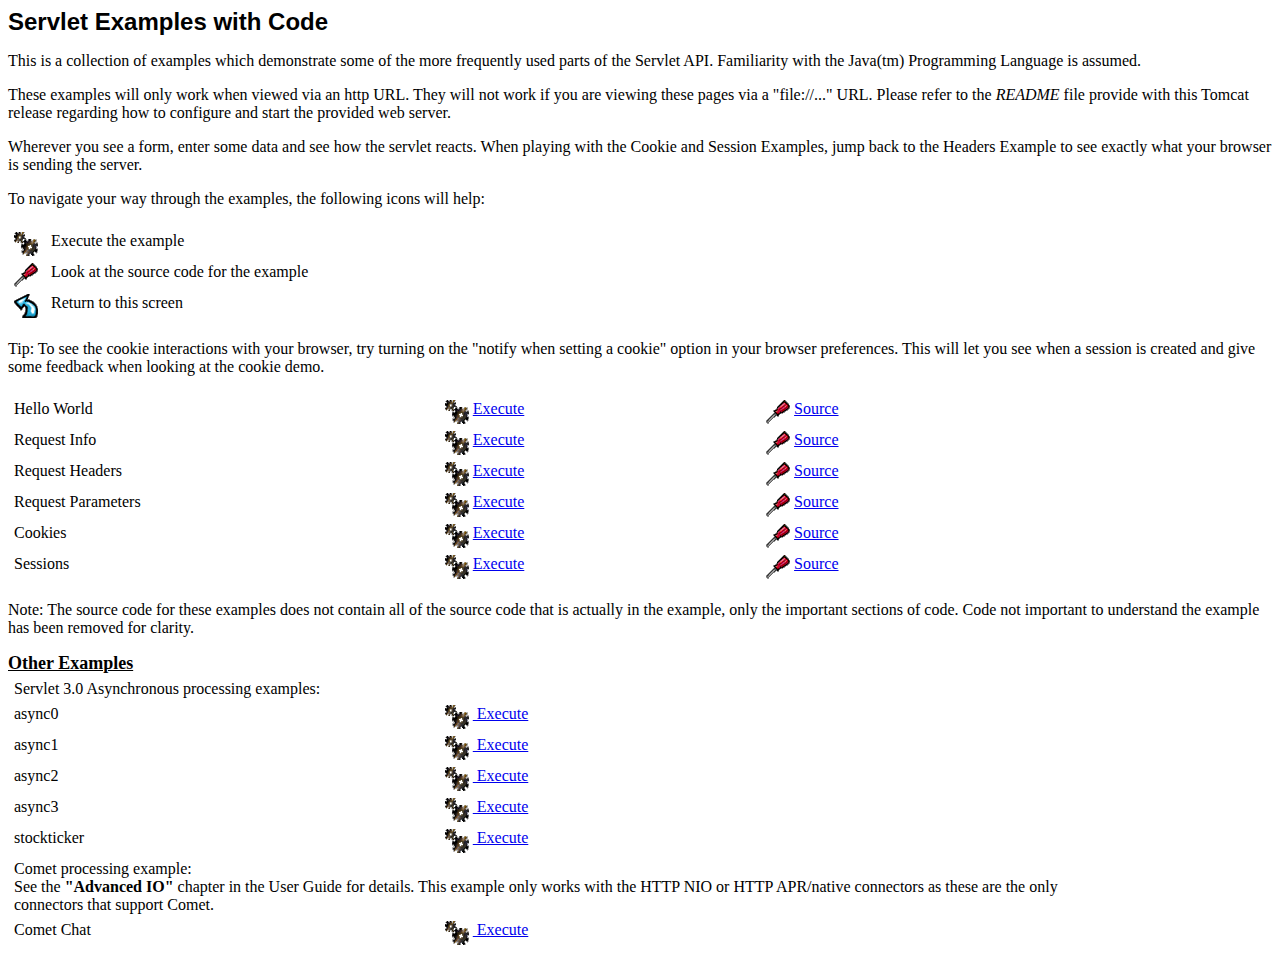
<file: servlets/index.html>
<!--
 Licensed to the Apache Software Foundation (ASF) under one or more
  contributor license agreements.  See the NOTICE file distributed with
  this work for additional information regarding copyright ownership.
  The ASF licenses this file to You under the Apache License, Version 2.0
  (the "License"); you may not use this file except in compliance with
  the License.  You may obtain a copy of the License at

      http://www.apache.org/licenses/LICENSE-2.0

  Unless required by applicable law or agreed to in writing, software
  distributed under the License is distributed on an "AS IS" BASIS,
  WITHOUT WARRANTIES OR CONDITIONS OF ANY KIND, either express or implied.
  See the License for the specific language governing permissions and
  limitations under the License.
-->
<!doctype html public "-//w3c//dtd html 4.0 transitional//en">
<html>
<head>
   <meta http-equiv="Content-Type" content="text/html; charset=iso-8859-1">
   <meta name="GENERATOR" content="Mozilla/4.61 [en] (WinNT; I) [Netscape]">
   <meta name="Author" content="Anil K. Vijendran">
   <title>Servlet Examples</title>
</head>
<body bgcolor="#FFFFFF">
<b><font face="Arial, Helvetica, sans-serif"><font size=+2>Servlet
Examples with Code</font></font></b>
<p>This is a collection of examples which demonstrate some of the more
frequently used parts of the Servlet API. Familiarity with the Java(tm)
Programming Language is assumed.
<p>These examples will only work when viewed via an http URL. They will
not work if you are viewing these pages via a "file://..." URL. Please
refer to the <i>README</i> file provide with this Tomcat release regarding
how to configure and start the provided web server.
<p>Wherever you see a form, enter some data and see how the servlet reacts.
When playing with the Cookie and Session Examples, jump back to the Headers
Example to see exactly what your browser is sending the server.
<p>To navigate your way through the examples, the following icons will
help:
<br>&nbsp;
<table BORDER=0 CELLSPACING=5 WIDTH="85%" >
<tr VALIGN=TOP>
<td WIDTH="30"><img SRC="images/execute.gif" ></td>

<td>Execute the example</td>
</tr>

<tr VALIGN=TOP>
<td WIDTH="30"><img SRC="images/code.gif" height=24 width=24></td>

<td>Look at the source code for the example</td>
</tr>

<tr VALIGN=TOP>
<td WIDTH="30"><img SRC="images/return.gif" height=24 width=24></td>

<td>Return to this screen</td>
</tr>
</table>

<p>Tip: To see the cookie interactions with your browser, try turning on
the "notify when setting a cookie" option in your browser preferences.
This will let you see when a session is created and give some feedback
when looking at the cookie demo.
<br>&nbsp;
<table BORDER=0 CELLSPACING=5 WIDTH="85%" >
<tr VALIGN=TOP>
<td>Hello World</td>

<td VALIGN=TOP WIDTH="30%"><a href="servlet/HelloWorldExample"><img SRC="images/execute.gif" HSPACE=4 BORDER=0  align=TOP></a><a href="servlet/HelloWorldExample">Execute</a></td>

<td WIDTH="30%"><a href="helloworld.html"><img SRC="images/code.gif" HSPACE=4 BORDER=0 height=24 width=24 align=TOP></a><a href="helloworld.html">Source</a></td>
</tr>

<tr VALIGN=TOP>
<td>Request Info</td>

<td WIDTH="30%"><a href="servlet/RequestInfoExample"><img SRC="images/execute.gif" HSPACE=4 BORDER=0  align=TOP></a><a href="servlet/RequestInfoExample">Execute</a></td>

<td WIDTH="30%"><a href="reqinfo.html"><img SRC="images/code.gif" HSPACE=4 BORDER=0 height=24 width=24 align=TOP></a><a href="reqinfo.html">Source</a></td>
</tr>

<tr VALIGN=TOP>
<td>Request Headers</td>

<td WIDTH="30%"><a href="servlet/RequestHeaderExample"><img SRC="images/execute.gif" HSPACE=4 BORDER=0  align=TOP></a><a href="servlet/RequestHeaderExample">Execute</a></td>

<td WIDTH="30%"><a href="reqheaders.html"><img SRC="images/code.gif" HSPACE=4 BORDER=0 height=24 width=24 align=TOP></a><a href="reqheaders.html">Source</a></td>
</tr>

<tr VALIGN=TOP>
<td>Request Parameters</td>

<td WIDTH="30%"><a href="servlet/RequestParamExample"><img SRC="images/execute.gif" HSPACE=4 BORDER=0  align=TOP></a><a href="servlet/RequestParamExample">Execute</a></td>

<td WIDTH="30%"><a href="reqparams.html"><img SRC="images/code.gif" HSPACE=4 BORDER=0 height=24 width=24 align=TOP></a><a href="reqparams.html">Source</a></td>
</tr>

<tr VALIGN=TOP>
<td>Cookies</td>

<td WIDTH="30%"><a href="servlet/CookieExample"><img SRC="images/execute.gif" HSPACE=4 BORDER=0  align=TOP></a><a href="servlet/CookieExample">Execute</a></td>

<td WIDTH="30%"><a href="cookies.html"><img SRC="images/code.gif" HSPACE=4 BORDER=0 height=24 width=24 align=TOP></a><a href="cookies.html">Source</a></td>
</tr>

<tr VALIGN=TOP>
<td>Sessions</td>

<td WIDTH="30%"><a href="servlet/SessionExample"><img SRC="images/execute.gif" HSPACE=4 BORDER=0  align=TOP></a><a href="servlet/SessionExample">Execute</a></td>

<td WIDTH="30%"><a href="sessions.html"><img SRC="images/code.gif" HSPACE=4 BORDER=0 height=24 width=24 align=TOP></a><a href="sessions.html">Source</a></td>
</tr>
</table>

<p>Note: The source code for these examples does not contain all of the
source code that is actually in the example, only the important sections
of code. Code not important to understand the example has been removed
for clarity.</p>

<b><u><font size="+1">Other Examples</font></u></b><br>
<table BORDER=0 CELLSPACING=5 WIDTH="85%" >

<tr>
  <td colspan="3">Servlet 3.0 Asynchronous processing examples:</td>
</tr>
<tr VALIGN=TOP>
  <td>async0&nbsp;</td>
  <td VALIGN=TOP WIDTH="30%">
    <a href="../async/async0"><img SRC="images/execute.gif" HSPACE=4 BORDER=0 align=TOP> Execute</a>
  </td>
  <td WIDTH="30%"></td>
</tr>
<tr VALIGN=TOP>
  <td>async1&nbsp;</td>
  <td VALIGN=TOP WIDTH="30%">
    <a href="../async/async1"><img SRC="images/execute.gif" HSPACE=4 BORDER=0 align=TOP> Execute</a>
  </td>
  <td WIDTH="30%"></td>
</tr>
<tr VALIGN=TOP>
  <td>async2&nbsp;</td>
  <td VALIGN=TOP WIDTH="30%">
    <a href="../async/async2"><img SRC="images/execute.gif" HSPACE=4 BORDER=0 align=TOP> Execute</a>
  </td>
  <td WIDTH="30%"></td>
</tr>
<tr VALIGN=TOP>
  <td>async3&nbsp;</td>
  <td VALIGN=TOP WIDTH="30%">
    <a href="../async/async3"><img SRC="images/execute.gif" HSPACE=4 BORDER=0 align=TOP> Execute</a>
  </td>
  <td WIDTH="30%"></td>
</tr>
<tr VALIGN=TOP>
  <td>stockticker&nbsp;</td>
  <td VALIGN=TOP WIDTH="30%">
    <a href="../async/stockticker"><img SRC="images/execute.gif" HSPACE=4 BORDER=0 align=TOP> Execute</a>
  </td>
  <td WIDTH="30%"></td>
</tr>

<tr>
  <td colspan="3">Comet processing example:<br />
    See the <strong>"Advanced IO"</strong> chapter in the User Guide for
    details. This example only works with the HTTP NIO or HTTP APR/native
    connectors as these are the only connectors that support Comet.</td>
</tr>
<tr VALIGN=TOP>
  <td>Comet Chat&nbsp;</td>
  <td VALIGN=TOP WIDTH="30%">
    <a href="chat/"><img SRC="images/execute.gif" HSPACE=4 BORDER=0 align=TOP> Execute</a>
  </td>
  <td WIDTH="30%"></td>
</tr>

</table>

</body>
</html>
</file>
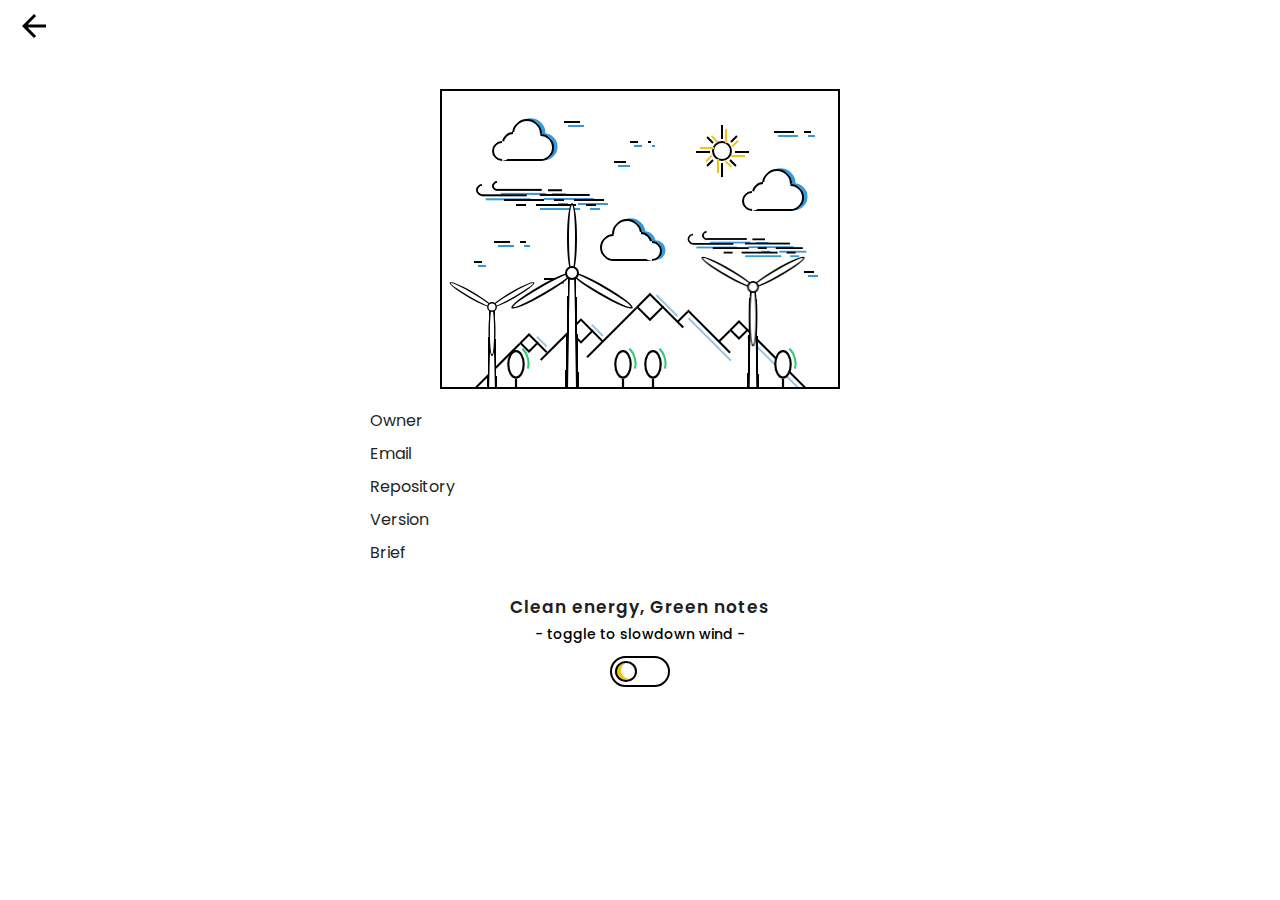
<file: wind.html>
<!DOCTYPE html>
<html lang="en">
<head>
    <meta charset="UTF-8">
    <meta name="viewport" content="width=device-width, initial-scale=1.0">
    <title>Wind</title>
    
    <link rel="stylesheet" href="https://maxcdn.bootstrapcdn.com/bootstrap/4.0.0/css/bootstrap.min.css">
	<link rel="stylesheet" href="wind.css">
	<script src="https://cdnjs.cloudflare.com/ajax/libs/jquery/3.3.1/jquery.min.js"></script>
</head>
<body>

		<div class="nav-item">
			<a class="nav-link" href="home.jsp">
				<svg xmlns="http://www.w3.org/2000/svg" viewBox="0 0 24 24" fill="black" width="36px" height="36px"><path d="M0 0h24v24H0z" fill="none"/><path d="M20 11H7.83l5.59-5.59L12 4l-8 8 8 8 1.41-1.41L7.83 13H20v-2z"/></svg>
			</a>
		</div>
    <div class="main-wrapper">
        <div class="sun">
            <span></span>
            <span></span>
            <span></span>
            <span></span>
            <span></span>
            <span></span>
            <span></span>
            <span></span>
        </div>
        <div class="mountain-1"></div>
        <div class="mountain-2"></div>
        <div class="mountain-3"></div>
        <div class="mountain-4"></div>
        <div class="mountain-5"></div>
        <div class="tree-wrap">
            <div class="tree">
                <span></span>
                <span></span>
                <span></span>
                <span></span>
            </div>
        </div>
        <div class="windmill-pole-wrap">
            <div class="windmill-pole"></div>
        </div>
        <div class="windmill-pole-ellipses">
            <div class="windmill-pole-ellipses-wrapper">
                <div class="windmill-pole-ellipses-wrap">
                    <div class="windmill-pole-ellipses-center"></div>
                    <div class="ellipses">
                        <span></span>
                        <span></span>
                        <span></span>
                    </div>
                </div>
            </div>
        </div>
        <div class="windmill-pole-wrap right">
            <div class="windmill-pole"></div>
        </div>
        <div class="windmill-pole-ellipses right">
            <div class="windmill-pole-ellipses-wrapper">
                <div class="windmill-pole-ellipses-wrap">
                    <div class="windmill-pole-ellipses-center"></div>
                    <div class="ellipses delayed">
                        <span></span>
                        <span></span>
                        <span></span>
                    </div>
                </div>
            </div>
        </div>
        <div class="windmill-pole-wrap back-left">
            <div class="windmill-pole"></div>
        </div>
        <div class="windmill-pole-ellipses back-left">
            <div class="windmill-pole-ellipses-wrapper">
                <div class="windmill-pole-ellipses-wrap">
                    <div class="windmill-pole-ellipses-center"></div>
                    <div class="ellipses delayed">
                        <span></span>
                        <span></span>
                        <span></span>
                    </div>
                </div>
            </div>
        </div>
        <div class="clouds-wind-wrapper">
            <div class="clouds-wind-wrap">
                <div class="clouds-wind-section">
                    <div class="cloud">
                        <span></span>
                        <span></span>
                        <span></span>
                        <span></span>
                        <span></span>
                    </div>
                    <div class="cloud snd">
                        <span></span>
                        <span></span>
                        <span></span>
                        <span></span>
                        <span></span>
                    </div>
                    <div class="cloud trd">
                        <span></span>
                        <span></span>
                        <span></span>
                        <span></span>
                        <span></span>
                    </div>
                    <div class="wind">
                        <span></span>
                        <span></span>
                        <span></span>
                        <span></span>
                    </div>
                    <div class="wind snd">
                        <span></span>
                        <span></span>
                        <span></span>
                        <span></span>
                    </div>
                    <div class="wind-small">
                        <span></span>
                        <span></span>
                        <span></span>
                        <span></span>
                        <span></span>
                        <span></span>
                        <span></span>
                        <span></span>
                    </div>
                </div>
                <div class="clouds-wind-section snd">
                    <div class="cloud">
                        <span></span>
                        <span></span>
                        <span></span>
                        <span></span>
                        <span></span>
                    </div>
                    <div class="cloud snd">
                        <span></span>
                        <span></span>
                        <span></span>
                        <span></span>
                        <span></span>
                    </div>
                    <div class="cloud trd">
                        <span></span>
                        <span></span>
                        <span></span>
                        <span></span>
                        <span></span>
                    </div>
                    <div class="wind">
                        <span></span>
                        <span></span>
                        <span></span>
                        <span></span>
                    </div>
                    <div class="wind snd">
                        <span></span>
                        <span></span>
                        <span></span>
                        <span></span>
                    </div>
                    <div class="wind-small">
                        <span></span>
                        <span></span>
                        <span></span>
                        <span></span>
                        <span></span>
                        <span></span>
                        <span></span>
                        <span></span>
                    </div>
                </div>
                <div class="clouds-wind-section trd">
                    <div class="cloud">
                        <span></span>
                        <span></span>
                        <span></span>
                        <span></span>
                        <span></span>
                    </div>
                    <div class="cloud snd">
                        <span></span>
                        <span></span>
                        <span></span>
                        <span></span>
                        <span></span>
                    </div>
                    <div class="cloud trd">
                        <span></span>
                        <span></span>
                        <span></span>
                        <span></span>
                        <span></span>
                    </div>
                    <div class="wind">
                        <span></span>
                        <span></span>
                        <span></span>
                        <span></span>
                    </div>
                    <div class="wind snd">
                        <span></span>
                        <span></span>
                        <span></span>
                        <span></span>
                    </div>
                    <div class="wind-small">
                        <span></span>
                        <span></span>
                        <span></span>
                        <span></span>
                        <span></span>
                        <span></span>
                        <span></span>
                        <span></span>
                    </div>
                </div>
            </div>
        </div>
	</div> 
	

	<div class="container" style="margin-top:-40px">
		<div class="row">
			<div class="col-sm-3"></div>
			<div class="col-3">Owner</div>
			<div class="col-5 owner"></div>
			<hr>
			<div class="col-sm-3"></div>
			<div class="col-3">Email</div>
			<div class="col-5 email"></div>
			<hr>
			<div class="col-sm-3"></div>
			<div class="col-3">Repository</div>
			<div class="col-5 repo"></div>
			<hr>
			<div class="col-sm-3"></div>
			<div class="col-3">Version</div>
			<div class="col-5 version"></div>
			<hr>
			<div class="col-sm-3"></div>
			<div class="col-3">Brief</div>
			<div class="col-5 body"></div>
		</div>
	</div>
	
		<div class="switch-wrap">
			Clean energy, Green notes<br><span>- toggle to slowdown wind -</span>
		<div id="switch">
			<div id="circle"></div>
		</div>
	</div>
	
	<script>
	  var xmlhttp;
      xmlhttp = new XMLHttpRequest();
	  xmlhttp.onreadystatechange = function() {
		if (this.readyState == 4 && this.status == 200) {
			let xml = this.responseXML;
			console.log(xml);
			assign('owner',xml)
			assign('email',xml)
			assign('repo',xml)
			assign('version',xml)
			assign('body',xml)
		}
	  };
	  xmlhttp.open("GET", "xmlhttp.xml", true);
	  xmlhttp.send();
	  function assign(tag,xml){
		document.querySelector('.'+tag).innerHTML = xml.querySelector(tag).innerHTML
	  }
	</script>
	
	

    <script>
        	$("#switch").on('click', function () {
		if ($("body").hasClass("slow-wind")) {
			$("body").removeClass("slow-wind");
			$("#switch").removeClass("switched");
		}
		else {
			$("body").addClass("slow-wind");
			$("#switch").addClass("switched");

		}
	});
    </script>
</body>
</html>
</file>
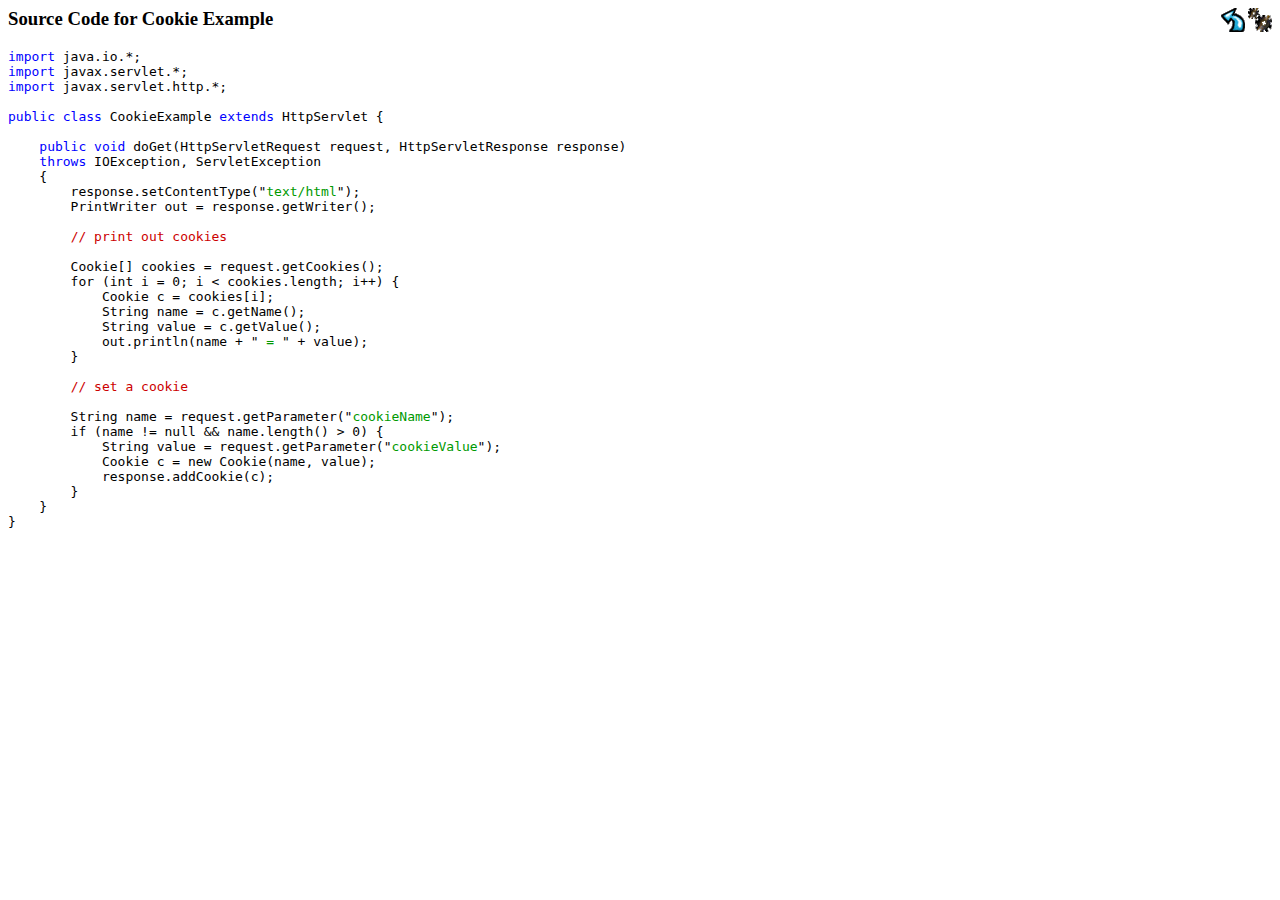
<file: servlets/cookies.html>
<!--
 Licensed to the Apache Software Foundation (ASF) under one or more
  contributor license agreements.  See the NOTICE file distributed with
  this work for additional information regarding copyright ownership.
  The ASF licenses this file to You under the Apache License, Version 2.0
  (the "License"); you may not use this file except in compliance with
  the License.  You may obtain a copy of the License at

      http://www.apache.org/licenses/LICENSE-2.0

  Unless required by applicable law or agreed to in writing, software
  distributed under the License is distributed on an "AS IS" BASIS,
  WITHOUT WARRANTIES OR CONDITIONS OF ANY KIND, either express or implied.
  See the License for the specific language governing permissions and
  limitations under the License.
-->
<html>
<head>
<title>Untitled Document</title>
<meta http-equiv="Content-Type" content="text/html; charset=iso-8859-1">
</head>

<body bgcolor="#FFFFFF">
<p><font color="#0000FF"><a href="servlet/CookieExample"><img src="images/execute.gif" align="right" border="0"></a><a href="index.html"><img src="images/return.gif" width="24" height="24" align="right" border="0"></a></font></p>
<h3>Source Code for Cookie Example<font color="#0000FF"><br>
  </font> </h3>
<font color="#0000FF"></font>
<pre><font color="#0000FF">import</font> java.io.*;
<font color="#0000FF">import</font> javax.servlet.*;
<font color="#0000FF">import</font> javax.servlet.http.*;

<font color="#0000FF">public class</font> CookieExample <font color="#0000FF">extends</font> HttpServlet {

    <font color="#0000FF">public void</font> doGet(HttpServletRequest request, HttpServletResponse response)
    <font color="#0000FF">throws</font> IOException, ServletException
    {
        response.setContentType(&quot;<font color="#009900">text/html</font>&quot;);
        PrintWriter out = response.getWriter();

        <font color="#CC0000">// print out cookies</font>

        Cookie[] cookies = request.getCookies();
        for (int i = 0; i &lt; cookies.length; i++) {
            Cookie c = cookies[i];
            String name = c.getName();
            String value = c.getValue();
            out.println(name + &quot;<font color="#009900"> = </font>&quot; + value);
        }

        <font color="#CC0000">// set a cookie</font>

        String name = request.getParameter(&quot;<font color="#009900">cookieName</font>&quot;);
        if (name != null &amp;&amp; name.length() &gt; 0) {
            String value = request.getParameter(&quot;<font color="#009900">cookieValue</font>&quot;);
            Cookie c = new Cookie(name, value);
            response.addCookie(c);
        }
    }
}</pre>
</body>
</html>
</file>
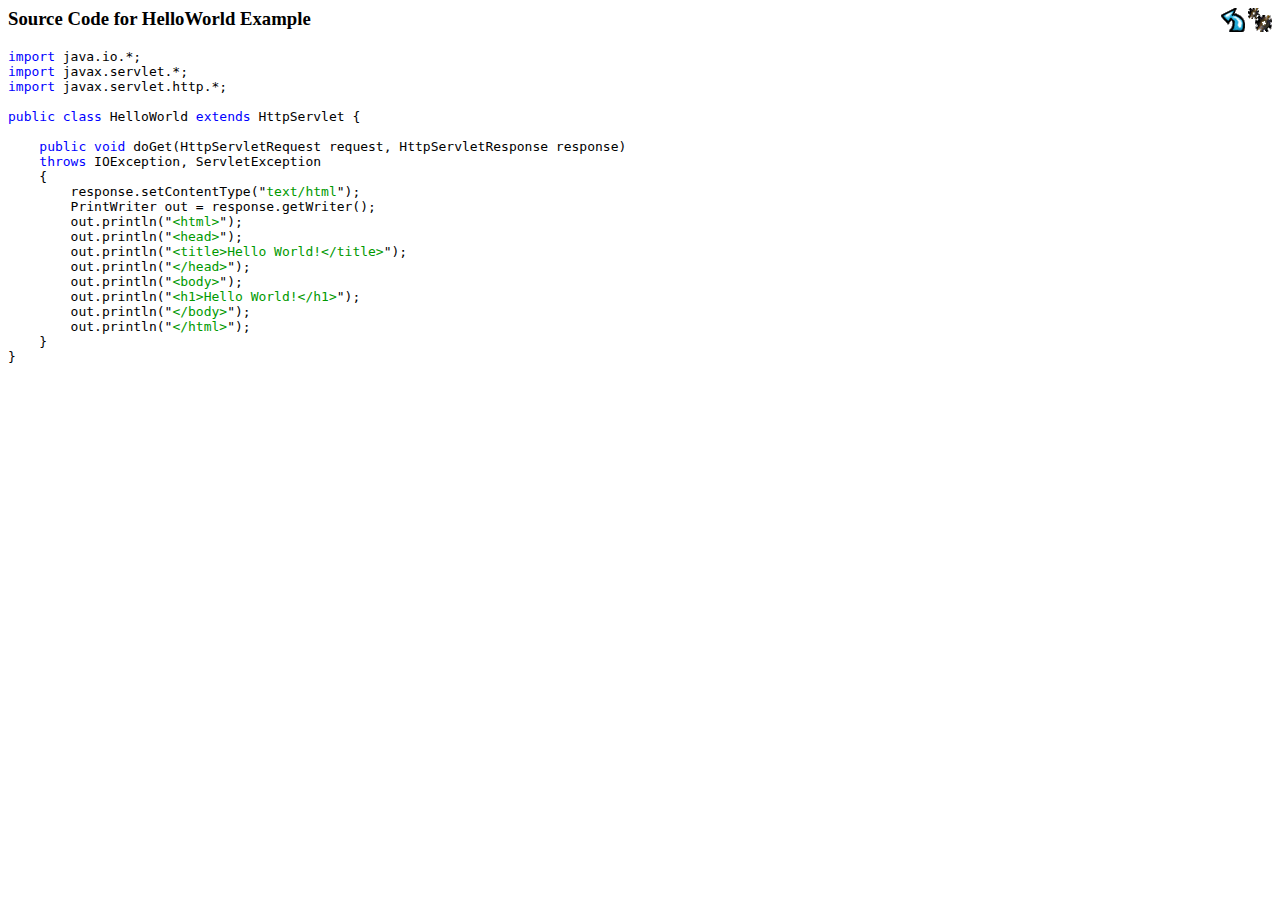
<file: servlets/helloworld.html>
<!--
 Licensed to the Apache Software Foundation (ASF) under one or more
  contributor license agreements.  See the NOTICE file distributed with
  this work for additional information regarding copyright ownership.
  The ASF licenses this file to You under the Apache License, Version 2.0
  (the "License"); you may not use this file except in compliance with
  the License.  You may obtain a copy of the License at

      http://www.apache.org/licenses/LICENSE-2.0

  Unless required by applicable law or agreed to in writing, software
  distributed under the License is distributed on an "AS IS" BASIS,
  WITHOUT WARRANTIES OR CONDITIONS OF ANY KIND, either express or implied.
  See the License for the specific language governing permissions and
  limitations under the License.
-->
<html>
<head>
<title>Untitled Document</title>
<meta http-equiv="Content-Type" content="text/html; charset=iso-8859-1">
</head>

<body bgcolor="#FFFFFF">
<p><font color="#0000FF"><a href="servlet/HelloWorldExample"><img src="images/execute.gif" align="right" border="0"></a><a href="index.html"><img src="images/return.gif" width="24" height="24" align="right" border="0"></a></font></p>
<h3>Source Code for HelloWorld Example<font color="#0000FF"><br>
  </font> </h3>
<font color="#0000FF"></font>
<pre><font color="#0000FF">import</font> java.io.*;
<font color="#0000FF">import</font> javax.servlet.*;
<font color="#0000FF">import</font> javax.servlet.http.*;

<font color="#0000FF">public class</font> HelloWorld <font color="#0000FF">extends</font> HttpServlet {

    <font color="#0000FF">public void</font> doGet(HttpServletRequest request, HttpServletResponse response)
    <font color="#0000FF">throws</font> IOException, ServletException
    {
        response.setContentType(&quot;<font color="#009900">text/html</font>&quot;);
        PrintWriter out = response.getWriter();
        out.println(&quot;<font color="#009900">&lt;html&gt;</font>&quot;);
        out.println(&quot;<font color="#009900">&lt;head&gt;</font>&quot;);
        out.println(&quot;<font color="#009900">&lt;title&gt;Hello World!&lt;/title&gt;</font>&quot;);
        out.println(&quot;<font color="#009900">&lt;/head&gt;</font>&quot;);
        out.println(&quot;<font color="#009900">&lt;body&gt;</font>&quot;);
        out.println(&quot;<font color="#009900">&lt;h1&gt;Hello World!&lt;/h1&gt;</font>&quot;);
        out.println(&quot;<font color="#009900">&lt;/body&gt;</font>&quot;);
        out.println(&quot;<font color="#009900">&lt;/html&gt;</font>&quot;);
    }
}</pre>
</body>
</html>
</file>
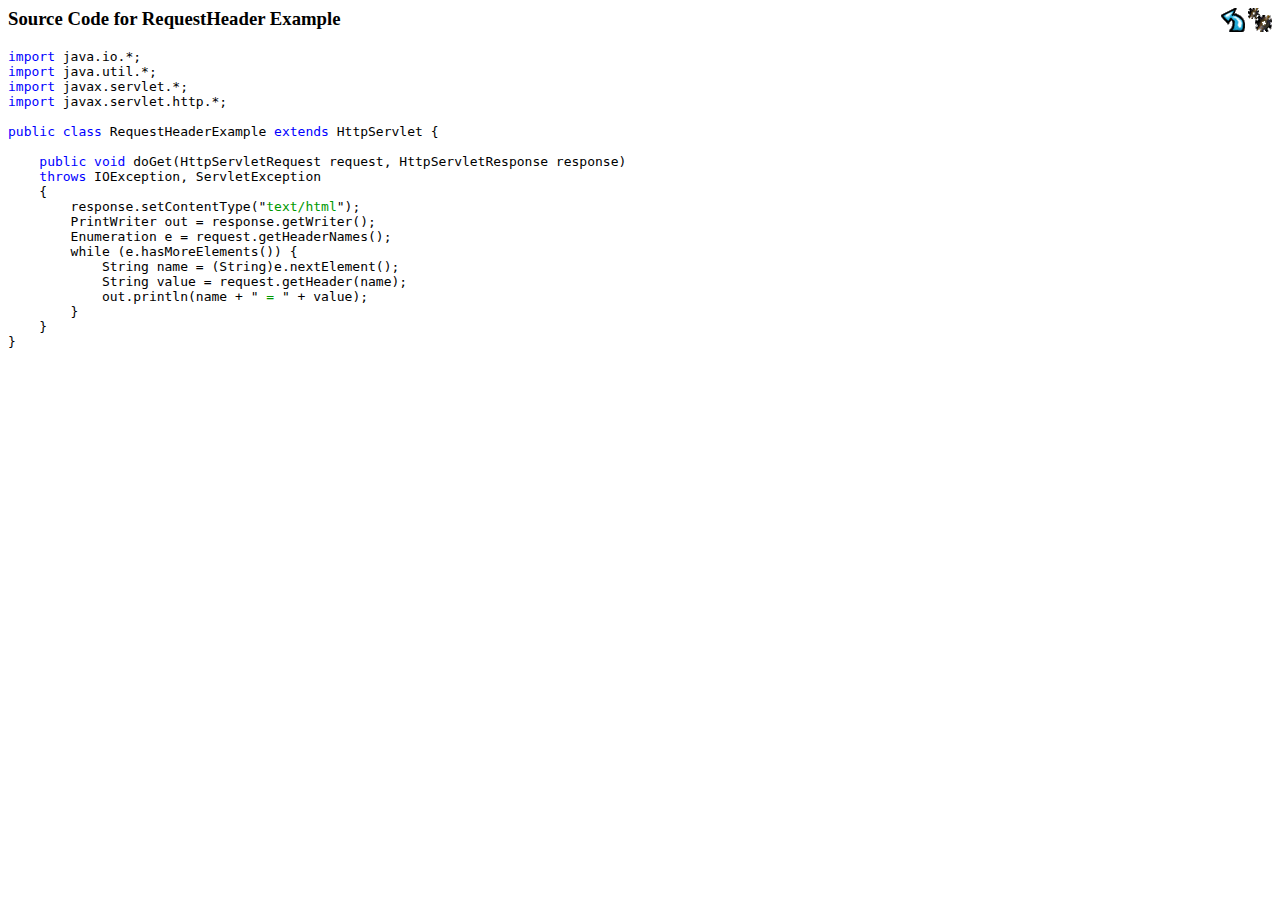
<file: servlets/reqheaders.html>
<!--
 Licensed to the Apache Software Foundation (ASF) under one or more
  contributor license agreements.  See the NOTICE file distributed with
  this work for additional information regarding copyright ownership.
  The ASF licenses this file to You under the Apache License, Version 2.0
  (the "License"); you may not use this file except in compliance with
  the License.  You may obtain a copy of the License at

      http://www.apache.org/licenses/LICENSE-2.0

  Unless required by applicable law or agreed to in writing, software
  distributed under the License is distributed on an "AS IS" BASIS,
  WITHOUT WARRANTIES OR CONDITIONS OF ANY KIND, either express or implied.
  See the License for the specific language governing permissions and
  limitations under the License.
-->
<html>
<head>
<title>Untitled Document</title>
<meta http-equiv="Content-Type" content="text/html; charset=iso-8859-1">
</head>

<body bgcolor="#FFFFFF">
<p><font color="#0000FF"><a href="servlet/RequestHeaderExample"><img src="images/execute.gif" align="right" border="0"></a><a href="index.html"><img src="images/return.gif" width="24" height="24" align="right" border="0"></a></font></p>
<h3>Source Code for RequestHeader Example<font color="#0000FF"><br>
  </font> </h3>
<font color="#0000FF"></font>
<pre><font color="#0000FF">import</font> java.io.*;
<font color="#0000FF">import</font> java.util.*;
<font color="#0000FF">import</font> javax.servlet.*;
<font color="#0000FF">import</font> javax.servlet.http.*;

<font color="#0000FF">public class</font> RequestHeaderExample <font color="#0000FF">extends</font> HttpServlet {

    <font color="#0000FF">public void</font> doGet(HttpServletRequest request, HttpServletResponse response)
    <font color="#0000FF">throws</font> IOException, ServletException
    {
        response.setContentType(&quot;<font color="#009900">text/html</font>&quot;);
        PrintWriter out = response.getWriter();
        Enumeration e = request.getHeaderNames();
        while (e.hasMoreElements()) {
            String name = (String)e.nextElement();
            String value = request.getHeader(name);
            out.println(name + &quot;<font color="#009900"> = </font>&quot; + value);
        }
    }
}</pre>
</body>
</html>
</file>
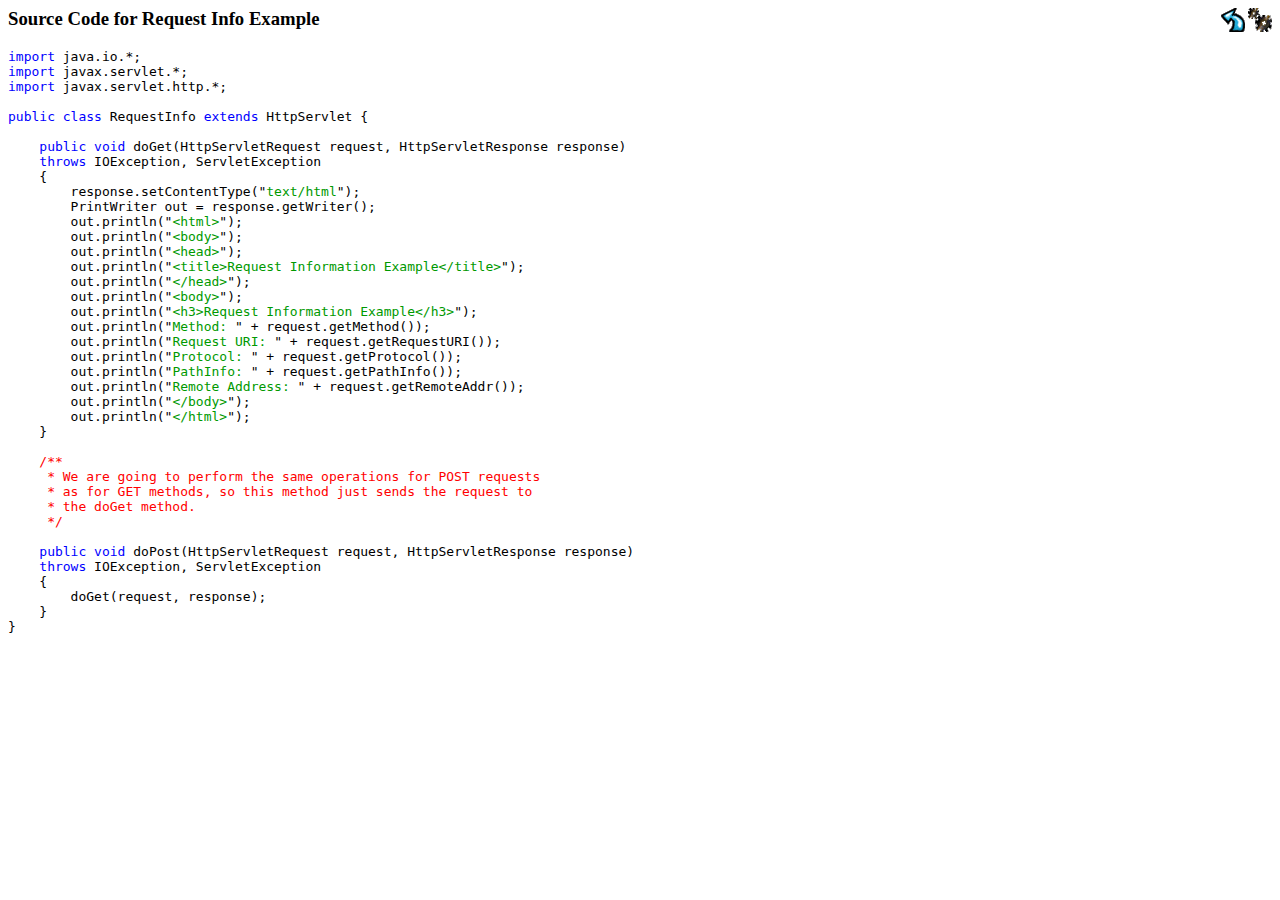
<file: servlets/reqinfo.html>
<!--
 Licensed to the Apache Software Foundation (ASF) under one or more
  contributor license agreements.  See the NOTICE file distributed with
  this work for additional information regarding copyright ownership.
  The ASF licenses this file to You under the Apache License, Version 2.0
  (the "License"); you may not use this file except in compliance with
  the License.  You may obtain a copy of the License at

      http://www.apache.org/licenses/LICENSE-2.0

  Unless required by applicable law or agreed to in writing, software
  distributed under the License is distributed on an "AS IS" BASIS,
  WITHOUT WARRANTIES OR CONDITIONS OF ANY KIND, either express or implied.
  See the License for the specific language governing permissions and
  limitations under the License.
-->
<html>
<head>
<title>Untitled Document</title>
<meta http-equiv="Content-Type" content="text/html; charset=iso-8859-1">
</head>

<body bgcolor="#FFFFFF">
<p><font color="#0000FF"><a href="servlet/RequestInfoExample"><img src="images/execute.gif" align="right" border="0"></a><a href="index.html"><img src="images/return.gif" width="24" height="24" align="right" border="0"></a></font></p>
<h3>Source Code for Request Info Example<font color="#0000FF"><br>
  </font> </h3>
<font color="#0000FF"></font>
<pre><font color="#0000FF">import</font> java.io.*;
<font color="#0000FF">import</font> javax.servlet.*;
<font color="#0000FF">import</font> javax.servlet.http.*;

<font color="#0000FF">public class</font> RequestInfo <font color="#0000FF">extends</font> HttpServlet {

    <font color="#0000FF">public void</font> doGet(HttpServletRequest request, HttpServletResponse response)
    <font color="#0000FF">throws</font> IOException, ServletException
    {
        response.setContentType(&quot;<font color="#009900">text/html</font>&quot;);
        PrintWriter out = response.getWriter();
        out.println(&quot;<font color="#009900">&lt;html&gt;</font>&quot;);
        out.println(&quot;<font color="#009900">&lt;body&gt;</font>&quot;);
        out.println(&quot;<font color="#009900">&lt;head&gt;</font>&quot;);
        out.println(&quot;<font color="#009900">&lt;title&gt;Request Information Example&lt;/title&gt;</font>&quot;);
        out.println(&quot;<font color="#009900">&lt;/head&gt;</font>&quot;);
        out.println(&quot;<font color="#009900">&lt;body&gt;</font>&quot;);
        out.println(&quot;<font color="#009900">&lt;h3&gt;Request Information Example&lt;/h3&gt;</font>&quot;);
        out.println(&quot;<font color="#009900">Method: </font>&quot; + request.getMethod());
        out.println(&quot;<font color="#009900">Request URI: </font>&quot; + request.getRequestURI());
        out.println(&quot;<font color="#009900">Protocol: </font>&quot; + request.getProtocol());
        out.println(&quot;<font color="#009900">PathInfo: </font>&quot; + request.getPathInfo());
        out.println(&quot;<font color="#009900">Remote Address: </font>&quot; + request.getRemoteAddr());
        out.println(&quot;<font color="#009900">&lt;/body&gt;</font>&quot;);
        out.println(&quot;<font color="#009900">&lt;/html&gt;</font>&quot;);
    }

<font color="#FF0000">    /**
     * We are going to perform the same operations for POST requests
     * as for GET methods, so this method just sends the request to
     * the doGet method.
     */</font>

    <font color="#0000FF">public void</font> doPost(HttpServletRequest request, HttpServletResponse response)
    <font color="#0000FF">throws</font> IOException, ServletException
    {
        doGet(request, response);
    }
}</pre>
</body>
</html>
</file>
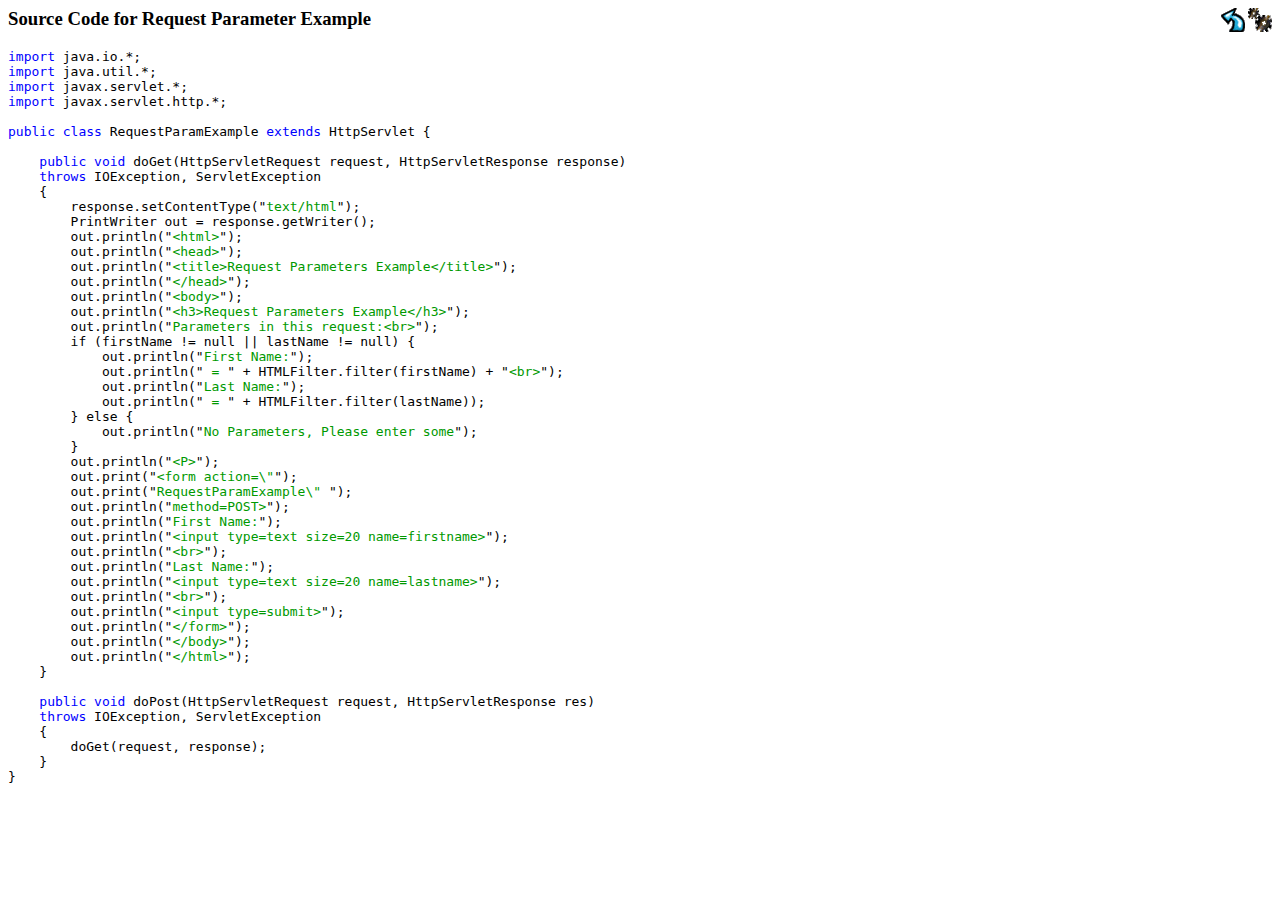
<file: servlets/reqparams.html>
<!--
 Licensed to the Apache Software Foundation (ASF) under one or more
  contributor license agreements.  See the NOTICE file distributed with
  this work for additional information regarding copyright ownership.
  The ASF licenses this file to You under the Apache License, Version 2.0
  (the "License"); you may not use this file except in compliance with
  the License.  You may obtain a copy of the License at

      http://www.apache.org/licenses/LICENSE-2.0

  Unless required by applicable law or agreed to in writing, software
  distributed under the License is distributed on an "AS IS" BASIS,
  WITHOUT WARRANTIES OR CONDITIONS OF ANY KIND, either express or implied.
  See the License for the specific language governing permissions and
  limitations under the License.
-->
<html>
<head>
<title>Untitled Document</title>
<meta http-equiv="Content-Type" content="text/html; charset=iso-8859-1">
</head>

<body bgcolor="#FFFFFF">
<p><font color="#0000FF"><a href="servlet/RequestParamExample"><img src="images/execute.gif" align="right" border="0"></a><a href="index.html"><img src="images/return.gif" width="24" height="24" align="right" border="0"></a></font></p>
<h3>Source Code for Request Parameter Example<font color="#0000FF"><br>
  </font> </h3>
<font color="#0000FF"></font>
<pre><font color="#0000FF">import</font> java.io.*;
<font color="#0000FF">import</font> java.util.*;
<font color="#0000FF">import</font> javax.servlet.*;
<font color="#0000FF">import</font> javax.servlet.http.*;

<font color="#0000FF">public class</font> RequestParamExample <font color="#0000FF">extends</font> HttpServlet {

    <font color="#0000FF">public void</font> doGet(HttpServletRequest request, HttpServletResponse response)
    <font color="#0000FF">throws</font> IOException, ServletException
    {
        response.setContentType(&quot;<font color="#009900">text/html</font>&quot;);
        PrintWriter out = response.getWriter();
        out.println(&quot;<font color="#009900">&lt;html&gt;</font>&quot;);
        out.println(&quot;<font color="#009900">&lt;head&gt;</font>&quot;);
        out.println(&quot;<font color="#009900">&lt;title&gt;Request Parameters Example&lt;/title&gt;</font>&quot;);
        out.println(&quot;<font color="#009900">&lt;/head&gt;</font>&quot;);
        out.println(&quot;<font color="#009900">&lt;body&gt;</font>&quot;);
        out.println(&quot;<font color="#009900">&lt;h3&gt;Request Parameters Example&lt;/h3&gt;</font>&quot;);
        out.println(&quot;<font color="#009900">Parameters in this request:&lt;br&gt;</font>&quot;);
        if (firstName != null || lastName != null) {
            out.println(&quot;<font color="#009900">First Name:</font>&quot;);
            out.println(&quot;<font color="#009900"> = </font>&quot; + HTMLFilter.filter(firstName) + &quot;<font color="#009900">&lt;br&gt;</font>&quot;);
            out.println(&quot;<font color="#009900">Last Name:</font>&quot;);
            out.println(&quot;<font color="#009900"> = </font>&quot; + HTMLFilter.filter(lastName));
        } else {
            out.println(&quot;<font color="#009900">No Parameters, Please enter some</font>&quot;);
        }
        out.println(&quot;<font color="#009900">&lt;P&gt;</font>&quot;);
        out.print(&quot;<font color="#009900">&lt;form action=\"</font>&quot;);
        out.print(&quot;<font color="#009900">RequestParamExample\" </font>&quot;);
        out.println(&quot;<font color="#009900">method=POST&gt;</font>&quot;);
        out.println(&quot;<font color="#009900">First Name:</font>&quot;);
        out.println(&quot;<font color="#009900">&lt;input type=text size=20 name=firstname&gt;</font>&quot;);
        out.println(&quot;<font color="#009900">&lt;br&gt;</font>&quot;);
        out.println(&quot;<font color="#009900">Last Name:</font>&quot;);
        out.println(&quot;<font color="#009900">&lt;input type=text size=20 name=lastname&gt;</font>&quot;);
        out.println(&quot;<font color="#009900">&lt;br&gt;</font>&quot;);
        out.println(&quot;<font color="#009900">&lt;input type=submit&gt;</font>&quot;);
        out.println(&quot;<font color="#009900">&lt;/form&gt;</font>&quot;);
        out.println(&quot;<font color="#009900">&lt;/body&gt;</font>&quot;);
        out.println(&quot;<font color="#009900">&lt;/html&gt;</font>&quot;);
    }

    <font color="#0000FF">public void</font> doPost(HttpServletRequest request, HttpServletResponse res)
    <font color="#0000FF">throws</font> IOException, ServletException
    {
        doGet(request, response);
    }
}</pre>
</body>
</html>
</file>
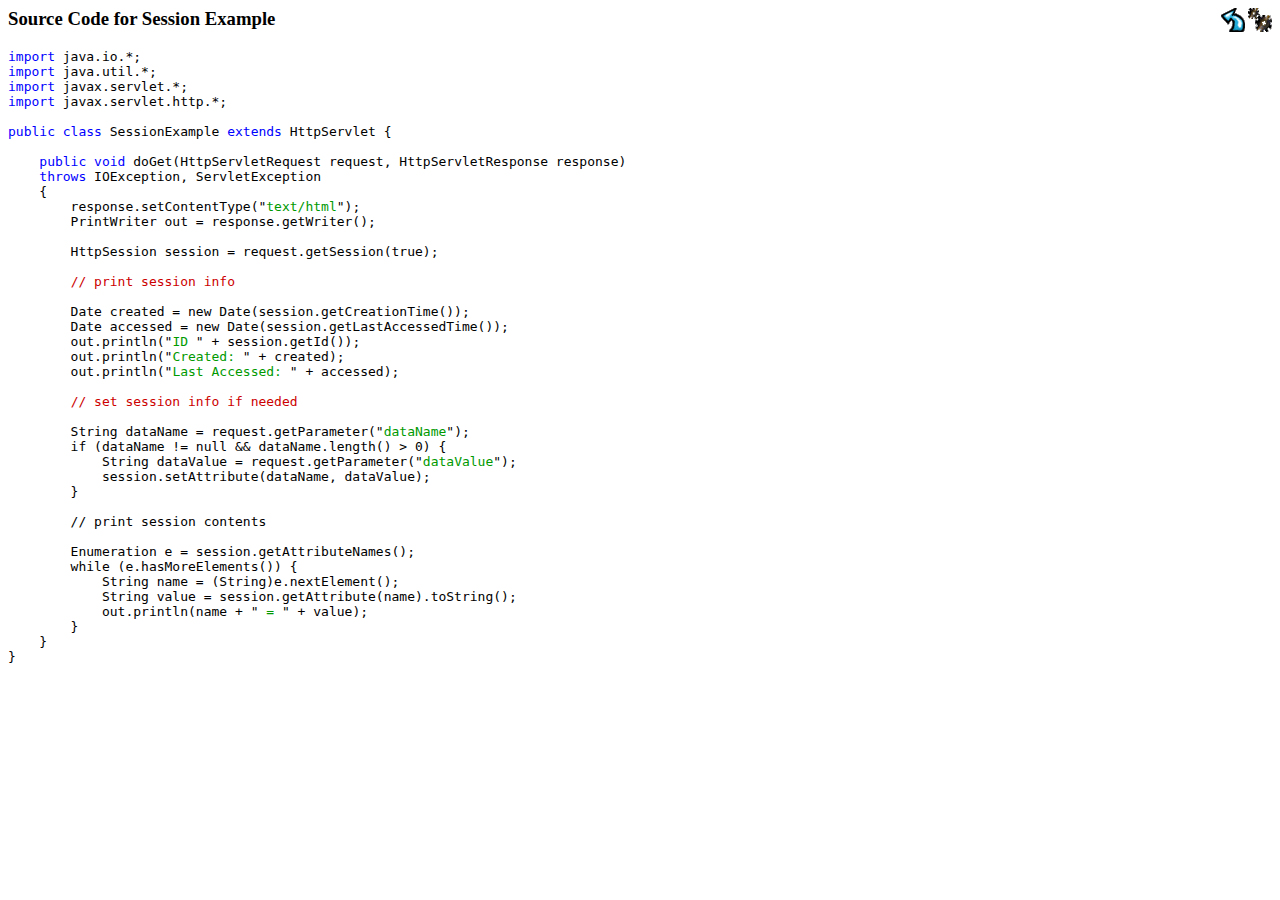
<file: servlets/sessions.html>
<!--
 Licensed to the Apache Software Foundation (ASF) under one or more
  contributor license agreements.  See the NOTICE file distributed with
  this work for additional information regarding copyright ownership.
  The ASF licenses this file to You under the Apache License, Version 2.0
  (the "License"); you may not use this file except in compliance with
  the License.  You may obtain a copy of the License at

      http://www.apache.org/licenses/LICENSE-2.0

  Unless required by applicable law or agreed to in writing, software
  distributed under the License is distributed on an "AS IS" BASIS,
  WITHOUT WARRANTIES OR CONDITIONS OF ANY KIND, either express or implied.
  See the License for the specific language governing permissions and
  limitations under the License.
-->
<html>
<head>
<title>Untitled Document</title>
<meta http-equiv="Content-Type" content="text/html; charset=iso-8859-1">
</head>

<body bgcolor="#FFFFFF">
<p><font color="#0000FF"><a href="servlet/SessionExample"><img src="images/execute.gif" align="right" border="0"></a><a href="index.html"><img src="images/return.gif" width="24" height="24" align="right" border="0"></a></font></p>
<h3>Source Code for Session Example<font color="#0000FF"><br>
  </font> </h3>
<font color="#0000FF"></font>
<pre><font color="#0000FF">import</font> java.io.*;
<font color="#0000FF">import</font> java.util.*;
<font color="#0000FF">import</font> javax.servlet.*;
<font color="#0000FF">import</font> javax.servlet.http.*;

<font color="#0000FF">public class</font> SessionExample <font color="#0000FF">extends</font> HttpServlet {

    <font color="#0000FF">public void</font> doGet(HttpServletRequest request, HttpServletResponse response)
    <font color="#0000FF">throws</font> IOException, ServletException
    {
        response.setContentType(&quot;<font color="#009900">text/html</font>&quot;);
        PrintWriter out = response.getWriter();

        HttpSession session = request.getSession(true);

        <font color="#CC0000">// print session info</font>

        Date created = new Date(session.getCreationTime());
        Date accessed = new Date(session.getLastAccessedTime());
        out.println(&quot;<font color="#009900">ID </font>&quot; + session.getId());
        out.println(&quot;<font color="#009900">Created: </font>&quot; + created);
        out.println(&quot;<font color="#009900">Last Accessed: </font>&quot; + accessed);

        <font color="#CC0000">// set session info if needed</font>

        String dataName = request.getParameter(&quot;<font color="#009900">dataName</font>&quot;);
        if (dataName != null &amp;&amp; dataName.length() &gt; 0) {
            String dataValue = request.getParameter(&quot;<font color="#009900">dataValue</font>&quot;);
            session.setAttribute(dataName, dataValue);
        }

        // print session contents

        Enumeration e = session.getAttributeNames();
        while (e.hasMoreElements()) {
            String name = (String)e.nextElement();
            String value = session.getAttribute(name).toString();
            out.println(name + &quot; <font color="#009900">= </font>&quot; + value);
        }
    }
}</pre>
</body>
</html>
</file>
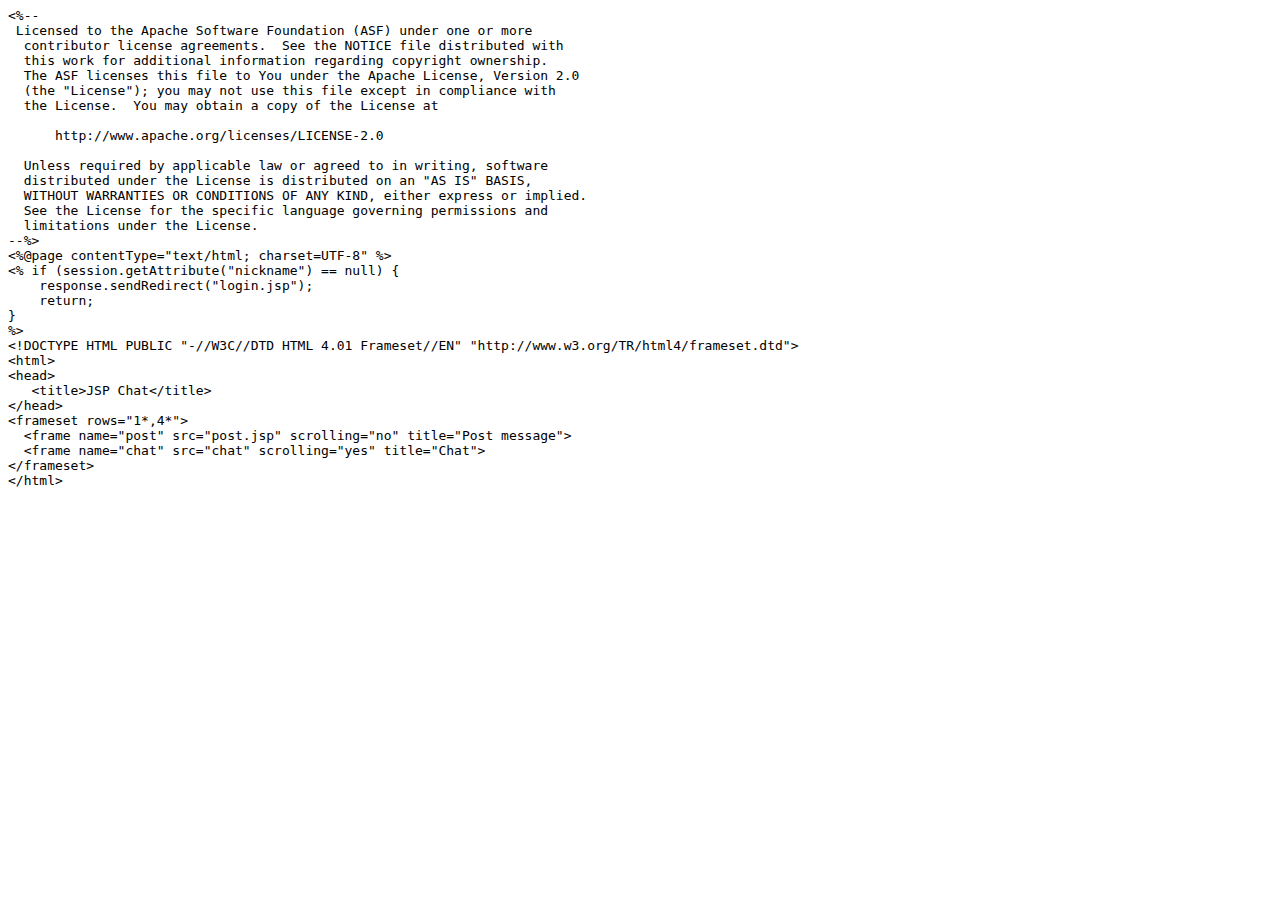
<file: servlets/chat/index.jsp.html>
<html><body><pre>
&lt;%--
 Licensed to the Apache Software Foundation (ASF) under one or more
  contributor license agreements.  See the NOTICE file distributed with
  this work for additional information regarding copyright ownership.
  The ASF licenses this file to You under the Apache License, Version 2.0
  (the "License"); you may not use this file except in compliance with
  the License.  You may obtain a copy of the License at

      http://www.apache.org/licenses/LICENSE-2.0

  Unless required by applicable law or agreed to in writing, software
  distributed under the License is distributed on an "AS IS" BASIS,
  WITHOUT WARRANTIES OR CONDITIONS OF ANY KIND, either express or implied.
  See the License for the specific language governing permissions and
  limitations under the License.
--%>
&lt;%@page contentType="text/html; charset=UTF-8" %>
&lt;% if (session.getAttribute("nickname") == null) {
    response.sendRedirect("login.jsp");
    return;
}
%>
&lt;!DOCTYPE HTML PUBLIC "-//W3C//DTD HTML 4.01 Frameset//EN" "http://www.w3.org/TR/html4/frameset.dtd">
&lt;html>
&lt;head>
   &lt;title>JSP Chat&lt;/title>
&lt;/head>
&lt;frameset rows="1*,4*">
  &lt;frame name="post" src="post.jsp" scrolling="no" title="Post message">
  &lt;frame name="chat" src="chat" scrolling="yes" title="Chat">
&lt;/frameset>
&lt;/html>
</pre></body></html>
</file>
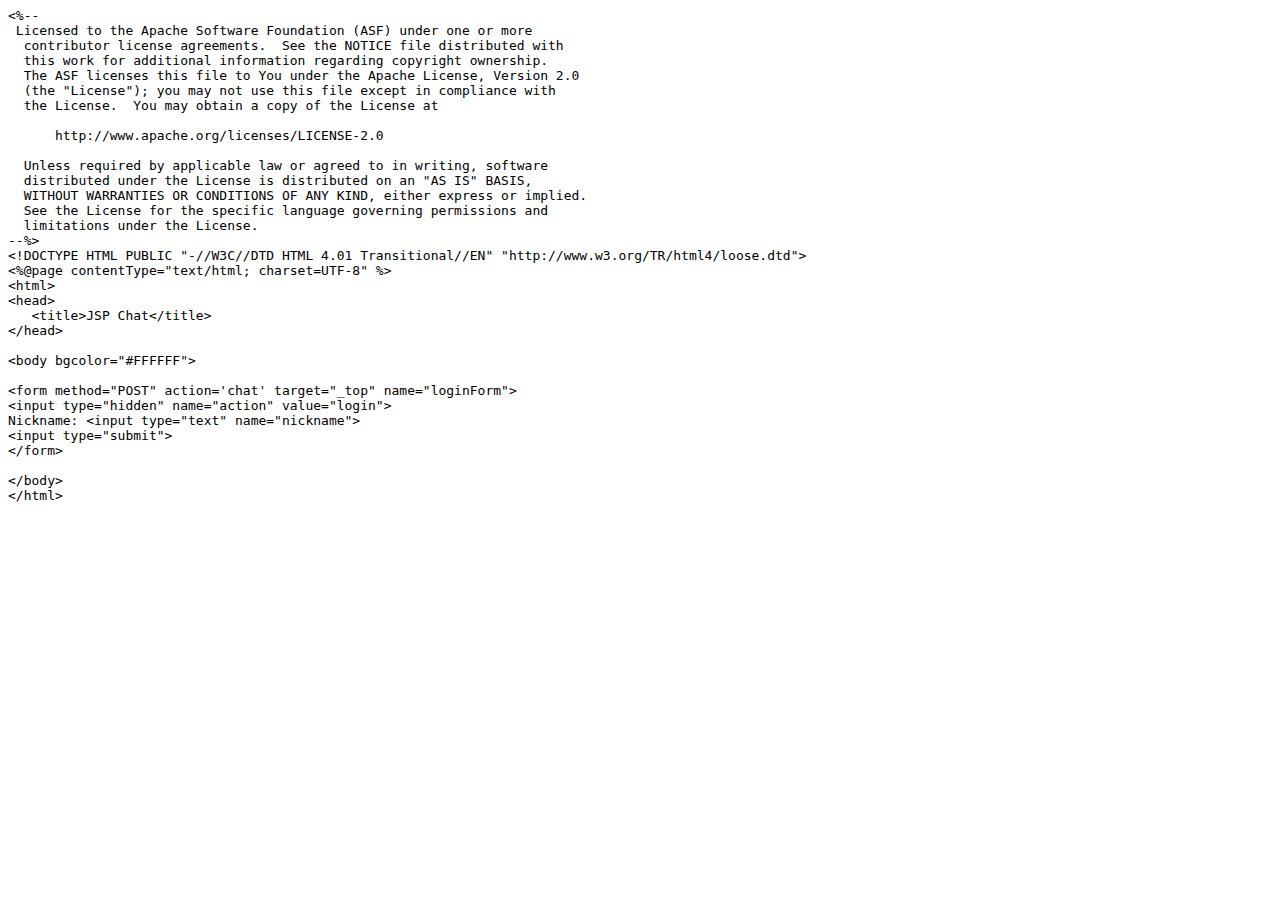
<file: servlets/chat/login.jsp.html>
<html><body><pre>
&lt;%--
 Licensed to the Apache Software Foundation (ASF) under one or more
  contributor license agreements.  See the NOTICE file distributed with
  this work for additional information regarding copyright ownership.
  The ASF licenses this file to You under the Apache License, Version 2.0
  (the "License"); you may not use this file except in compliance with
  the License.  You may obtain a copy of the License at

      http://www.apache.org/licenses/LICENSE-2.0

  Unless required by applicable law or agreed to in writing, software
  distributed under the License is distributed on an "AS IS" BASIS,
  WITHOUT WARRANTIES OR CONDITIONS OF ANY KIND, either express or implied.
  See the License for the specific language governing permissions and
  limitations under the License.
--%>
&lt;!DOCTYPE HTML PUBLIC "-//W3C//DTD HTML 4.01 Transitional//EN" "http://www.w3.org/TR/html4/loose.dtd">
&lt;%@page contentType="text/html; charset=UTF-8" %>
&lt;html>
&lt;head>
   &lt;title>JSP Chat&lt;/title>
&lt;/head>

&lt;body bgcolor="#FFFFFF">

&lt;form method="POST" action='chat' target="_top" name="loginForm">
&lt;input type="hidden" name="action" value="login">
Nickname: &lt;input type="text" name="nickname">
&lt;input type="submit">
&lt;/form>

&lt;/body>
&lt;/html>
</pre></body></html>
</file>
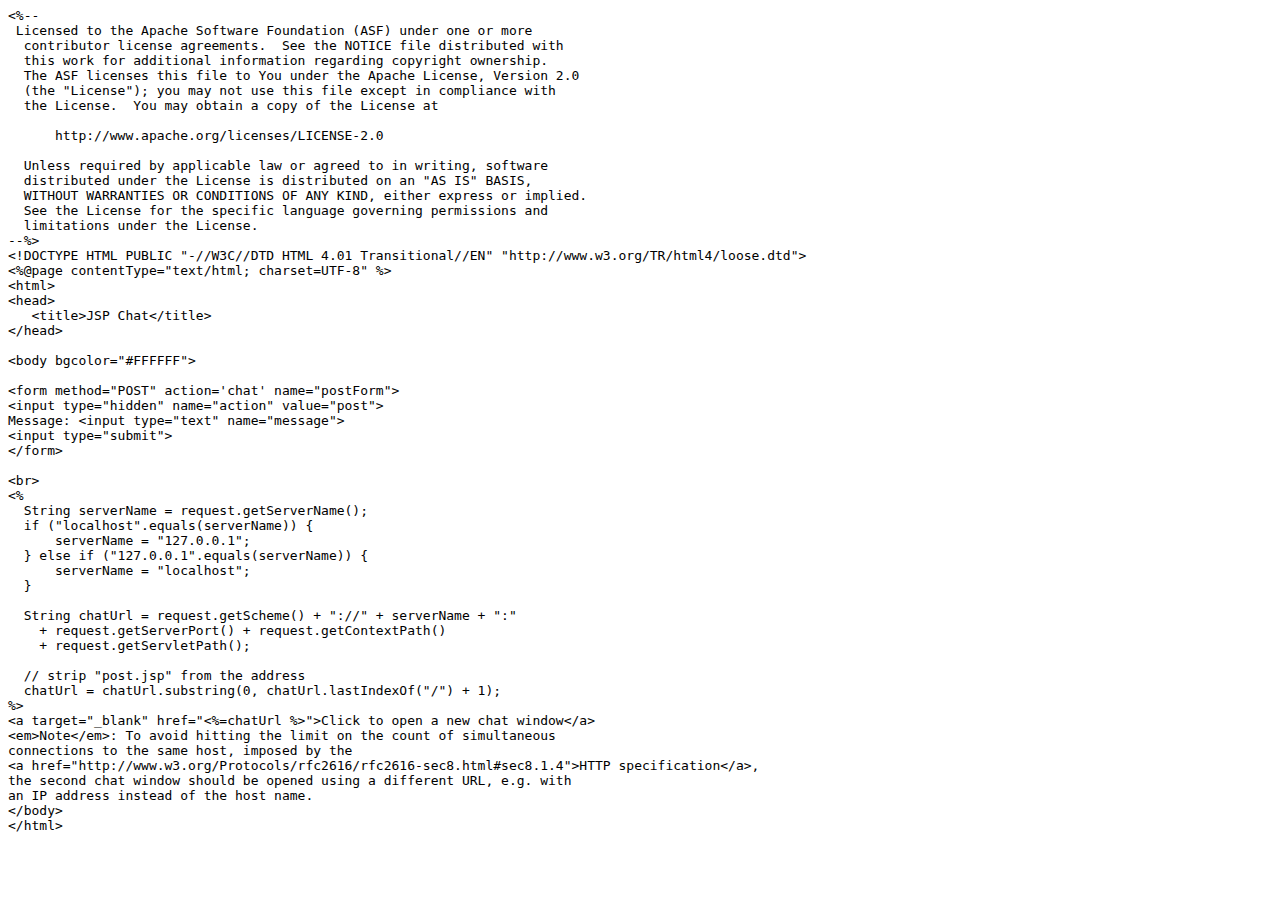
<file: servlets/chat/post.jsp.html>
<html><body><pre>
&lt;%--
 Licensed to the Apache Software Foundation (ASF) under one or more
  contributor license agreements.  See the NOTICE file distributed with
  this work for additional information regarding copyright ownership.
  The ASF licenses this file to You under the Apache License, Version 2.0
  (the "License"); you may not use this file except in compliance with
  the License.  You may obtain a copy of the License at

      http://www.apache.org/licenses/LICENSE-2.0

  Unless required by applicable law or agreed to in writing, software
  distributed under the License is distributed on an "AS IS" BASIS,
  WITHOUT WARRANTIES OR CONDITIONS OF ANY KIND, either express or implied.
  See the License for the specific language governing permissions and
  limitations under the License.
--%>
&lt;!DOCTYPE HTML PUBLIC "-//W3C//DTD HTML 4.01 Transitional//EN" "http://www.w3.org/TR/html4/loose.dtd">
&lt;%@page contentType="text/html; charset=UTF-8" %>
&lt;html>
&lt;head>
   &lt;title>JSP Chat&lt;/title>
&lt;/head>

&lt;body bgcolor="#FFFFFF">

&lt;form method="POST" action='chat' name="postForm">
&lt;input type="hidden" name="action" value="post">
Message: &lt;input type="text" name="message">
&lt;input type="submit">
&lt;/form>

&lt;br>
&lt;%
  String serverName = request.getServerName();
  if ("localhost".equals(serverName)) {
      serverName = "127.0.0.1";
  } else if ("127.0.0.1".equals(serverName)) {
      serverName = "localhost";
  }

  String chatUrl = request.getScheme() + "://" + serverName + ":"
    + request.getServerPort() + request.getContextPath()
    + request.getServletPath();

  // strip "post.jsp" from the address
  chatUrl = chatUrl.substring(0, chatUrl.lastIndexOf("/") + 1);
%>
&lt;a target="_blank" href="&lt;%=chatUrl %>">Click to open a new chat window&lt;/a>
&lt;em>Note&lt;/em>: To avoid hitting the limit on the count of simultaneous
connections to the same host, imposed by the
&lt;a href="http://www.w3.org/Protocols/rfc2616/rfc2616-sec8.html#sec8.1.4">HTTP specification&lt;/a>,
the second chat window should be opened using a different URL, e.g. with
an IP address instead of the host name.
&lt;/body>
&lt;/html>
</pre></body></html>
</file>
<file: wind.css>
@import url('https://fonts.googleapis.com/css?family=Poppins:400,500,600,700,800,900');

body{
	width: 100%;
	display: block;
	overflow-x: hidden;
	background: #fff;
	font-family: 'Poppins', sans-serif;
}
.switch-wrap {
	position: relative;
	font-size: 17px;
	color: #212121;
	font-weight: 600;
	letter-spacing: 1px;
	text-align: center;
	margin: 0 auto;
	margin-top: 30px;
	-webkit-transition: all 500ms linear;
	transition: all 500ms linear; 
}
.switch-wrap span {
	font-size: 14px;
	color: #000;
	font-weight: 500;
	letter-spacing: 0;
}
#switch,
#circle {
	height: 31px;
	cursor: pointer;
	border: 2px solid #000;
	-webkit-transition: all 0.4s cubic-bezier(0.54, 1.6, 0.5, 1);
		transition: all 0.4s cubic-bezier(0.54, 1.6, 0.5, 1);
} 
#switch {
	width: 60px;
	margin: 0 auto;
	border-radius: 27px;
	position: relative;
	display: block;
	text-align: center;
	margin: 0 auto;
    transform: translateY(10px);
}
#circle {
	margin-top: 5%;
	margin-left: 5%;
	width: 40%;
	height: 80%;
	border-radius: 50%;
	box-shadow: inset 4px -1px 0 0 #f1c40f;
}
.switched {
	border-color: #000 !important;
}
.switched #circle {
	margin-left: 55%;
	box-shadow: inset 4px -1px 0 0 #2ecc71;
}
.main-wrapper{
	position: relative;
	margin: 0 auto;
	text-align: center;
	width: 400px;
	height: 300px;
	overflow: hidden;
	display: block;
	border: 2px solid #000;
	z-index: 5;
	margin-top: 30px;
  margin-bottom: 60px;
	background: #fff;
}
.sun {
	position: absolute;
	width: 20px;
	height: 20px;
	border-radius: 50%;
	border: 2px solid #000;
	top: 50px;
	left: 270px;
	z-index: 1;
	animation: rotate 10s linear infinite; 
}
@keyframes rotate {
  0% { 
		transform: rotate(0deg);  
  }
  100% { 
		transform: rotate(-360deg);   
  }
}
.sun span {
	position: absolute;
	width: 2px;
	height: 14px;
	background-color: #000;
	top: -18px;
	left: 7px;
	z-index: 1;
	transform-origin: center bottom;
    transform: scaleY(1);
	animation: sun-ray-1 1s linear infinite;
	box-shadow: 4px 4px 0 0 #f1c40f;
}
@keyframes sun-ray-1 {
  0%,100% { 
		transform: scaleY(1); 
  }
  50% { 
		transform: scaleY(0.6); 
  }
}
.sun span:nth-child(2) {
    transform: rotate(45deg) scaleY(0.6);
	top: -15px;
	left: 16px;
	animation: sun-ray-2 1s linear infinite;
}
@keyframes sun-ray-2 {
  0%,100% { 
    transform: rotate(45deg) scaleY(0.6);
  }
  50% { 
    transform: rotate(45deg) scaleY(1);
  }
}
.sun span:nth-child(3) {
    transform: rotate(90deg) scaleY(1);
	top: -5px;
	left: 20px;
	animation: sun-ray-3 1s linear infinite;
}
@keyframes sun-ray-3 {
  0%,100% { 
    transform: rotate(90deg) scaleY(1);
  }
  50% { 
    transform: rotate(90deg) scaleY(0.6);
  }
}
.sun span:nth-child(4) {
    transform: rotate(135deg) scaleY(0.6);
	top: 3px;
	left: 15px;
	animation: sun-ray-4 1s linear infinite;
}
@keyframes sun-ray-4 {
  0%,100% { 
    transform: rotate(135deg) scaleY(0.6);
  }
  50% { 
    transform: rotate(135deg) scaleY(1);
  }
}
.sun span:nth-child(5) {
    transform: rotate(180deg) scaleY(1);
	top: 6px;
	left: 7px;
	animation: sun-ray-5 1s linear infinite;
}
@keyframes sun-ray-5 {
  0%,100% { 
    transform: rotate(180deg) scaleY(1);
  }
  50% { 
    transform: rotate(180deg) scaleY(0.6);
  }
}
.sun span:nth-child(6) {
    transform: rotate(225deg) scaleY(0.6);
	top: 3px;
	left: -2px;
	animation: sun-ray-6 1s linear infinite;
}
@keyframes sun-ray-6 {
  0%,100% { 
    transform: rotate(225deg) scaleY(0.6);
  }
  50% { 
    transform: rotate(225deg) scaleY(1);
  }
}
.sun span:nth-child(7) {
    transform: rotate(270deg) scaleY(1);
	top: -5px;
	left: -5px;
	animation: sun-ray-7 1s linear infinite;
}
@keyframes sun-ray-7 {
  0%,100% { 
    transform: rotate(270deg) scaleY(1);
  }
  50% { 
    transform: rotate(270deg) scaleY(0.6);
  }
}
.sun span:nth-child(8) {
    transform: rotate(315deg) scaleY(0.6);
	top: -14px;
	left: -2px;
	animation: sun-ray-8 1s linear infinite;
}
@keyframes sun-ray-8 {
  0%,100% { 
    transform: rotate(315deg) scaleY(0.6);
  }
  50% { 
    transform: rotate(315deg) scaleY(1);
  }
}
.mountain-1{
    position: absolute;
	border: 2px solid #000;
	width: 14px;
	height: 14px;
	bottom: 37px;
	left: 80px;
	z-index: 1;
    transform: rotate(-45deg);
}
.mountain-1:before{
    position: absolute;
	content: '';
	width: 70px;
	height: 2px;
	background-color: #000;
	top: -2px;
	left: -72px;
}
.mountain-1:after{
    position: absolute;
	content: '';
	height: 14px;
	width: 2px;
	background-color: #000;
	top: 10px;
	left: 10px;
	box-shadow: 4px -4px 0 0 #94c6e7;
}
.mountain-2{
    position: absolute;
	border: 2px solid #000;
	width: 18px;
	height: 18px;
	bottom: 47px;
	left: 130px;
	z-index: 1;
    transform: rotate(-45deg);
}
.mountain-2:before{
    position: absolute;
	content: '';
	width: 40px;
	height: 2px;
	background-color: #000;
	top: -2px;
	left: -42px;
}
.mountain-2:after{
    position: absolute;
	content: '';
	height: 16px;
	width: 2px;
	background-color: #000;
	top: 14px;
	left: 14px;
	box-shadow: 4px -4px 0 0 #94c6e7;
}
.mountain-3{
    position: absolute;
	border: 2px solid #000;
	width: 20px;
	height: 20px;
	bottom: 70px;
	left: 198px;
	z-index: 1;
    transform: rotate(-45deg);
}
.mountain-3:before{
    position: absolute;
	content: '';
	width: 70px;
	height: 2px;
	background-color: #000;
	top: -2px;
	left: -72px;
}
.mountain-3:after{
    position: absolute;
	content: '';
	height: 30px;
	width: 2px;
	background-color: #000;
	top: 16px;
	left: 16px;
	box-shadow: 4px -12px 0 0 #94c6e7;
}
.mountain-4{
    position: absolute;
	width: 0;
	height: 0;
	bottom: 76px;
	left: 245px;
	z-index: 1;
    transform: rotate(-45deg);
}
.mountain-4:before{
    position: absolute;
	content: '';
	width: 15px;
	height: 2px;
	background-color: #000;
	top: 0;
	left: -15px;
}
.mountain-4:after{
    position: absolute;
	content: '';
	height: 60px;
	width: 2px;
	background-color: #000;
	top: 0;
	left: 0;
	box-shadow: -5px 6px 0 0 #94c6e7;
}
.mountain-5{
    position: absolute;
	border: 2px solid #000;
	width: 14px;
	height: 14px;
	bottom: 50px;
	left: 290px;
	z-index: 1;
    transform: rotate(-45deg);
}
.mountain-5:before{
    position: absolute;
	content: '';
	width: 15px;
	height: 2px;
	background-color: #000;
	top: -2px;
	left: -17px;
}
.mountain-5:after{
    position: absolute;
	content: '';
	height: 84px;
	width: 2px;
	background-color: #000;
	top: 10px;
	left: 10px;
	box-shadow: -5px 6px 0 0 #94c6e7;
}
.windmill-pole-wrap{
    position: absolute;
	bottom: -3px;
	left: 130px;
	perspective: 70px;
	z-index: 50;
}
.windmill-pole-wrap.back-left{
	left: 50px;
	z-index: 1;
	transform: scale(0.7);
	transform-origin: center bottom;
}
.windmill-pole-wrap.right{
	left: auto;
	right: 85px;
	transform: scale(0.85);
	transform-origin: center bottom;
}
.windmill-pole{
    position: absolute;
	bottom: 0;
	border: 3px solid #000;
	width: 14px;
	height: 220px;
	left: -7px;
	background-color: #fff;
	transform: rotateX(15deg);
	transform-origin: center bottom;
}
.windmill-pole-ellipses{
    position: absolute;
	bottom: 114px;
	left: 130px;
	z-index: 51;
}
.windmill-pole-ellipses.back-left{
	left: 50px;
	bottom: 80px;
	z-index: 3;
	transform: scale(0.7);
	transform-origin: center bottom;
}
.windmill-pole-ellipses.right{
	left: auto;
	right: 85px;
	bottom: 100px;
	transform: scale(0.85);
	transform-origin: center bottom;
}
.windmill-pole-ellipses-wrapper{
    position: absolute;
	top: 0;
	left: 0;
	animation: rotate-ellipses 6s linear infinite;    
    -webkit-animation-play-state: paused;
    -moz-animation-play-state: paused;
    animation-play-state: paused;
	-webkit-transition: all 300ms linear;
	transition: all 300ms linear; 
}
.windmill-pole-ellipses-wrap{
    position: absolute;
	top: 0;
	left: 0;
	animation: rotate-ellipses 2s linear infinite;
	-webkit-transition: all 300ms linear;
	transition: all 300ms linear; 
    -webkit-animation-play-state: running;
    -moz-animation-play-state: running;
    animation-play-state: running;
}
.windmill-pole-ellipses-center{
    position: absolute;
	top: -7px;
	left: -7px;
	width: 14px;
	height: 14px;
	border-radius: 50%;
	background-color: #fff;
	border: 2px solid #000;
	z-index: 2;
}
.ellipses {
    position: absolute;
	top: 0;
	left: 0;
	z-index: 1;
}
.ellipses span{
    position: absolute;
	top: -70px;
	left: -5px;
	width: 10px;
	height: 70px;
	border-radius: 100%;
	background-color: #fff;
	border: 2px solid #000;
	transform-origin: center bottom;
}
.ellipses span:nth-child(2){
    transform: rotate(120deg);
}
.ellipses span:nth-child(3){
    transform: rotate(240deg);
}
.ellipses.delayed span{
    transform: rotate(60deg);
}
.ellipses.delayed span:nth-child(2){
    transform: rotate(180deg);
}
.ellipses.delayed span:nth-child(3){
    transform: rotate(300deg);
}
body.slow-wind .windmill-pole-ellipses-wrapper{
    -webkit-animation-play-state: running;
    -moz-animation-play-state: running;
    animation-play-state: running;
}
body.slow-wind .windmill-pole-ellipses-wrap{
    -webkit-animation-play-state: paused;
    -moz-animation-play-state: paused;
    animation-play-state: paused;
}
@keyframes rotate-ellipses {
  0% { 
		transform: rotate(0deg);  
  }
  100% { 
		transform: rotate(-360deg);   
  }
}
.clouds-wind-wrapper{
    position: absolute;
	top: 0;
	left: 0;
	width: 1200px;
	-webkit-transition: all 300ms linear;
	transition: all 300ms linear; 
	z-index: 5;
	animation: moveClouds 4s linear infinite;
    -webkit-animation-play-state: running;
    -moz-animation-play-state: running;
    animation-play-state: running;
}
.clouds-wind-wrap{
    position: absolute;
	top: 0;
	left: 0;
	width: 1200px;
	-webkit-transition: all 300ms linear;
	transition: all 300ms linear; 
	animation: moveClouds 12s linear infinite;
    -webkit-animation-play-state: paused;
    -moz-animation-play-state: paused;
    animation-play-state: paused;
	-webkit-transition: all 300ms linear;
	transition: all 300ms linear; 
}
@keyframes moveClouds {
  0% { 
		transform: translateX(0);  
  }
  100% { 
		transform: translateX(-33.333333333333%);  
  }
}
body.slow-wind .clouds-wind-wrapper{
    -webkit-animation-play-state: paused;
    -moz-animation-play-state: paused;
    animation-play-state: paused; 
}
body.slow-wind .clouds-wind-wrap{
    -webkit-animation-play-state: running;
    -moz-animation-play-state: running;
    animation-play-state: running;
}
.clouds-wind-section{
    position: absolute;
	top: 0;
	left: 0;
	width: 400px;
	-webkit-transition: all 300ms linear;
	transition: all 300ms linear; 
}
.clouds-wind-section.snd{
	left: 400px;
}
.clouds-wind-section.trd{
	left: 800px;
}
.cloud{
    position: absolute;
	top: 50px;
	left: 50px;
	-webkit-transition: all 300ms linear;
	transition: all 300ms linear; 
}
.cloud span{
    position: absolute;
	top: 0;
	left: 0;
	width: 20px;
	height: 20px;
	border-radius: 50%;
	border-width: 2px;
	border-style: solid;
	border-color: transparent transparent #000 #000;
	background-color: #fff;
	transform: rotate(45deg);
	z-index: 7;
}
.cloud span:nth-child(2){
	top: -9px;
	left: 10px;
	width: 22px;
	height: 22px;
	border-color: transparent transparent transparent #000;
	z-index: 6;
}
.cloud span:nth-child(3){
	top: -22px;
	left: 20px;
	width: 30px;
	height: 30px;
	border-color: #000 transparent transparent #000;
	box-shadow: 2px -3px 0 0 #3498db;
	z-index: 3;
}
.cloud span:nth-child(4){
	top: 5px;
	left: 10px;
	width: 40px;
	height: 15px;
	border-radius: 0;
	border: none;
	border-bottom: 2px solid #000;
	transform: rotate(0);
	z-index: 6;
}
.cloud span:nth-child(5){
	top: -7px;
	left: 35px;
	width: 27px;
	height: 27px;
	border-color: #000 #000 transparent transparent;
	box-shadow: 2px -3px 0 0 #3498db;
	z-index: 4;
}
.cloud.snd{
	top: 100px;
	left: 300px;
}
.cloud.trd{
	top: 150px;
	left: 220px;
	transform: rotateY(180deg);
	transform-origin: center center;
}
.cloud.trd span{
	box-shadow: -3px 2px 0 0 #3498db;
}
.cloud.trd span:nth-child(4){
	box-shadow: none;
}
.cloud.trd span:nth-child(5){
	box-shadow: none;
}
.wind{
    position: absolute;
	top: 90px;
	left: 50px;
}
.wind span{
    position: absolute;
	top: 0;
	left: 0;
	width: 10px;
	height: 10px;
	border-radius: 50%;
	border-width: 2px;
	border-style: solid;
	transform: rotate(45deg);
	border-color: transparent transparent #000 #000;
}
.wind span:before{
    position: absolute;
	content: '';
	bottom: 15px;
	right: -38px;
	width: 45px;
	height: 2px;
	background-color: #000;
	transform: rotate(-45deg);
	box-shadow: 4px 4px 0 0 #3498db;
}
.wind span:after{
    position: absolute;
	content: '';
	bottom: 40px;
	right: -48px;
	width: 14px;
	height: 2px;
	background-color: #000;
	transform: rotate(-45deg);
	box-shadow: 4px 4px 0 0 #3498db;
}
.wind span:nth-child(2){
	top: 3px;
	left: -16px;
	width: 12px;
	height: 12px;
}
.wind span:nth-child(2):after{
	width: 50px;
	bottom: 58px;
	right: -83px;
}
.wind span:nth-child(3){
	top: 18px;
	left: 12px;
	width: 40px;
	height: 2px;
	border: none;
	border-radius: 0;
	background-color: #000;
	transform: rotate(0);
}
.wind span:nth-child(3):before{
	width: 10px;
	bottom: auto;
	top: 0;
	left: 50px;
	right: auto;
	transform: rotate(0);
}
.wind span:nth-child(3):after{
	width: 30px;
	bottom: auto;
	top: 0;
	left: 70px;
	right: auto;
	transform: rotate(0);
}
.wind span:nth-child(4){
	top: 23px;
	left: 24px;
	width: 10px;
	height: 2px;
	border: none;
	border-radius: 0;
	background-color: #000;
	transform: rotate(0);
}
.wind span:nth-child(4):before{
	width: 40px;
	bottom: auto;
	top: 0;
	left: 20px;
	right: auto;
	transform: rotate(0);
}
.wind span:nth-child(4):after{
	width: 10px;
	bottom: auto;
	top: 0;
	left: 70px;
	right: auto;
	transform: rotate(0);
}
.wind.snd{
	top: 140px;
	left: 260px;
	transform: scale(0.9);
}
.wind-small{
    position: absolute;
	top: 0;
	left: 0;
}
.wind-small span{
    position: absolute;
	top: 170px;
	left: 32px;
	height: 2px;
	width: 8px;
	background-color: #000;
	box-shadow: 4px 4px 0 0 #3498db;
}
.wind-small span:nth-child(2){
	top: 150px;
	left: 52px;
	width: 16px;
}
.wind-small span:nth-child(2):after{
	left: 26px;
	width: 6px;
	height: 2px;
	background-color: #000;
    position: absolute;
	content: '';
	top: 0;
	box-shadow: 4px 4px 0 0 #3498db;
}
.wind-small span:nth-child(3){
	top: 187px;
	left: 102px;
	width: 16px;
}
.wind-small span:nth-child(4){
	top: 180px;
	left: 362px;
	width: 10px;
}
.wind-small span:nth-child(5){
	top: 40px;
	left: 332px;
	width: 20px;
}
.wind-small span:nth-child(5):after{
	left: 30px;
	width: 7px;
	height: 2px;
	background-color: #000;
    position: absolute;
	content: '';
	top: 0;
	box-shadow: 4px 4px 0 0 #3498db;
}
.wind-small span:nth-child(6){
	top: 30px;
	left: 122px;
	width: 16px;
}
.wind-small span:nth-child(7){
	top: 70px;
	left: 172px;
	width: 12px;
}
.wind-small span:nth-child(8){
	top: 50px;
	left: 188px;
	width: 8px;
}
.wind-small span:nth-child(8):after{
	left: 18px;
	width: 3px;
	height: 2px;
	background-color: #000;
    position: absolute;
	content: '';
	top: 0;
	box-shadow: 4px 4px 0 0 #3498db;
}

.tree{
    position: absolute;
	bottom: 0;
	left: 180px;
	z-index: 3;
	transform-origin: center bottom;
	animation: moveTree 1s linear infinite;
	-webkit-transition: all 300ms linear;
	transition: all 300ms linear; 
    -webkit-animation-play-state: running;
    -moz-animation-play-state: running;
    animation-play-state: running;
}
.tree-wrap{
    position: absolute;
	bottom: 0;
	left: 0;
	z-index: 3;
	transform-origin: center bottom;
	-webkit-transition: all 300ms linear;
	transition: all 300ms linear; 
}
@keyframes moveTree {
  0%,100% { 
		transform: skewX(16deg);  
  }
  20% { 
		transform: skewX(18deg); 
  }
  40% { 
		transform: skewX(20deg); 
  }
  60% { 
		transform: skewX(17deg); 
  }
  80% { 
		transform: skewX(18deg); 
  }
}
body.slow-wind .tree-wrap{
	transform: skewX(-10deg); 
}
body.slow-wind .tree{
	animation-duration: 1.8s;
}
.tree span{
    position: absolute;
	bottom: 0;
	left: 0;
	width: 2px;
	height: 8px;
	background-color: #000;
	z-index: 3;
	transform: scale(1.1); 
}
.tree span:after{
    position: absolute;
	content: '';
	bottom: 100%;
	left: 50%;
	margin-left: -8px;
	width: 16px;
	height: 26px;
	background-color: #fff;
	border-radius: 50%;
	border-width: 2px;
	border-style: solid;
	border-color: #000 #000 #000 #000;
}
.tree span:before{
    position: absolute;
	content: '';
	bottom: calc(100% + 4px);
	left: 50%;
	margin-left: -4px;
	width: 16px;
	height: 26px;
	border-radius: 50%;
	border-width: 2px;
	border-style: solid;
	border-color: transparent #2ecc71 transparent transparent;
	transform: rotate(-15deg);
}
.tree span:nth-child(2){
	left: 30px;
}
.tree span:nth-child(3){
	left: 160px;
}
.tree span:nth-child(4){
	left: -107px;
}
</file>
